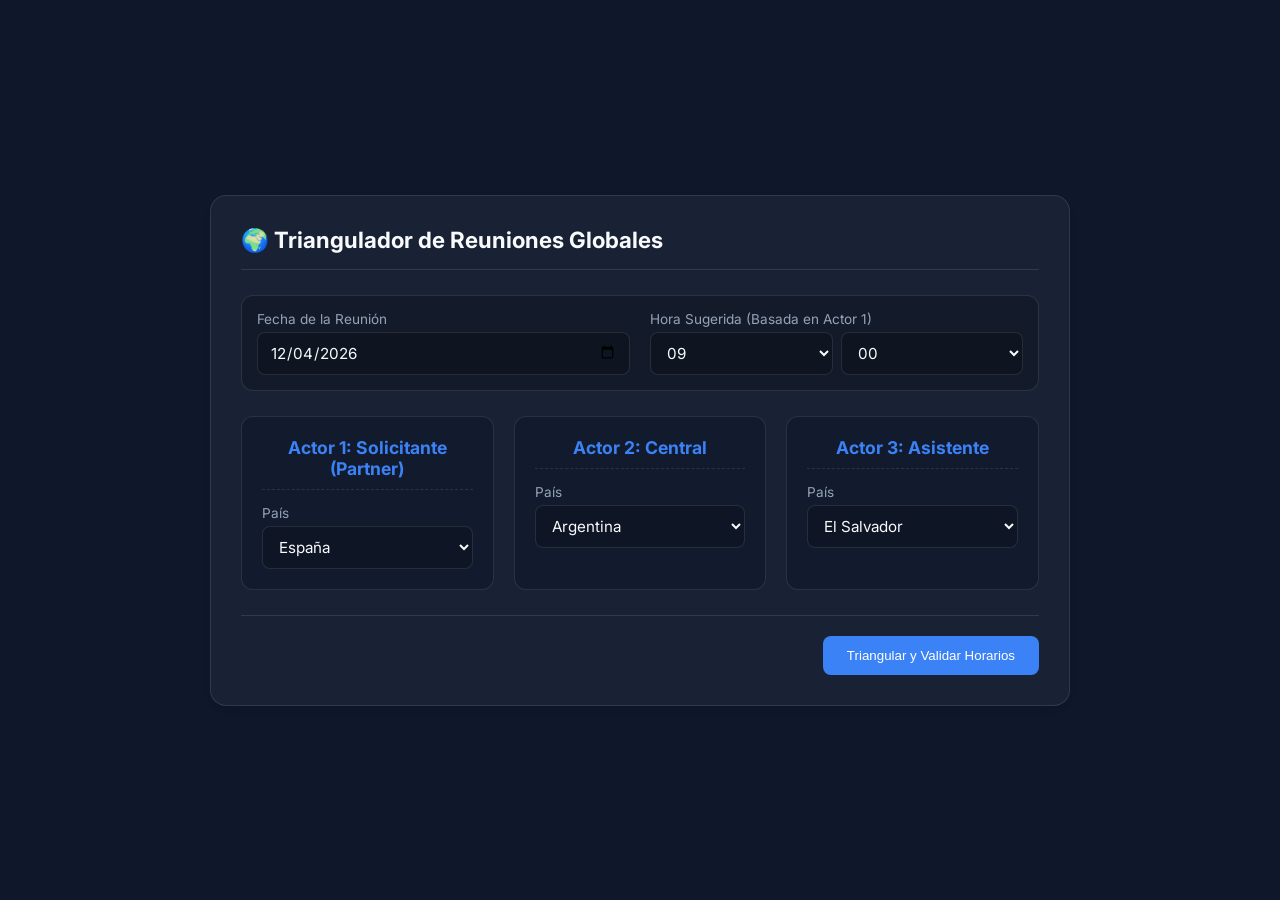
<file: index.html>
<!DOCTYPE html>
<html lang="es">
<head>
    <meta charset="UTF-8">
    <meta name="viewport" content="width=device-width, initial-scale=1.0">
    <title>CRM | Triangulador de Reuniones Multi-Zona</title>
    <link href="https://fonts.googleapis.com/css2?family=Inter:wght@400;500;600&display=swap" rel="stylesheet">
    <link rel="stylesheet" href="css/styles.css">
</head>
<body>

<div class="crm-interaction-container">
    <div class="glass-panel">
        <div class="header-section">
            <h2>🌍 Triangulador de Reuniones Globales</h2>
        </div>

        <form id="triangulatorForm">
            <!-- Controles Globales -->
            <div style="display: flex; gap: 20px; margin-bottom: 25px; background: rgba(0,0,0,0.2); padding: 15px; border-radius: 12px; border: 1px solid var(--border-color);">
                <div class="form-group" style="flex: 1;">
                    <label for="meetingDate">Fecha de la Reunión</label>
                    <input type="date" id="meetingDate" class="form-control" required>
                </div>
                <div class="form-group" style="flex: 1;">
                    <label>Hora Sugerida (Basada en Actor 1)</label>
                    <div class="time-picker-group">
                        <select id="meetingHour" class="form-control" required></select>
                        <select id="meetingMinute" class="form-control" required>
                            <option value="00">00</option>
                            <option value="15">15</option>
                            <option value="30">30</option>
                            <option value="45">45</option>
                        </select>
                    </div>
                </div>
            </div>

            <!-- Grilla de 3 Actores -->
            <div class="actors-grid">
                <!-- Actor 1: Partner (Solicitante) -->
                <div class="actor-card" id="card-actor1">
                    <h3>Actor 1: Solicitante (Partner)</h3>
                    <div class="form-group">
                        <label>País</label>
                        <select id="country1" class="form-control country-select" data-actor="1" required>
                            <option value="" disabled selected>Seleccione...</option>
                        </select>
                    </div>
                    <div class="form-group hidden" id="regionGroup1">
                        <label>Región/Estado</label>
                        <select id="region1" class="form-control region-select" data-actor="1">
                            <option value="" disabled selected>Seleccione...</option>
                        </select>
                    </div>
                </div>

                <!-- Actor 2: Central (Nosotros) -->
                <div class="actor-card" id="card-actor2">
                    <h3>Actor 2: Central</h3>
                    <div class="form-group">
                        <label>País</label>
                        <select id="country2" class="form-control country-select" data-actor="2" required>
                            <option value="" disabled selected>Seleccione...</option>
                        </select>
                    </div>
                    <div class="form-group hidden" id="regionGroup2">
                        <label>Región/Estado</label>
                        <select id="region2" class="form-control region-select" data-actor="2">
                            <option value="" disabled selected>Seleccione...</option>
                        </select>
                    </div>
                </div>

                <!-- Actor 3: Cliente/Asistente -->
                <div class="actor-card" id="card-actor3">
                    <h3>Actor 3: Asistente</h3>
                    <div class="form-group">
                        <label>País</label>
                        <select id="country3" class="form-control country-select" data-actor="3" required>
                            <option value="" disabled selected>Seleccione...</option>
                        </select>
                    </div>
                    <div class="form-group hidden" id="regionGroup3">
                        <label>Región/Estado</label>
                        <select id="region3" class="form-control region-select" data-actor="3">
                            <option value="" disabled selected>Seleccione...</option>
                        </select>
                    </div>
                </div>
            </div>

            <div class="action-bar">
                <button type="submit" class="btn btn-primary">Triangular y Validar Horarios</button>
            </div>
        </form>

        <div id="resultArea" class="triangulation-result hidden">
            <!-- Resultados Dinámicos -->
        </div>
    </div>
</div>

<script type="module" src="js/app.js"></script>
</body>
</html>
</file>
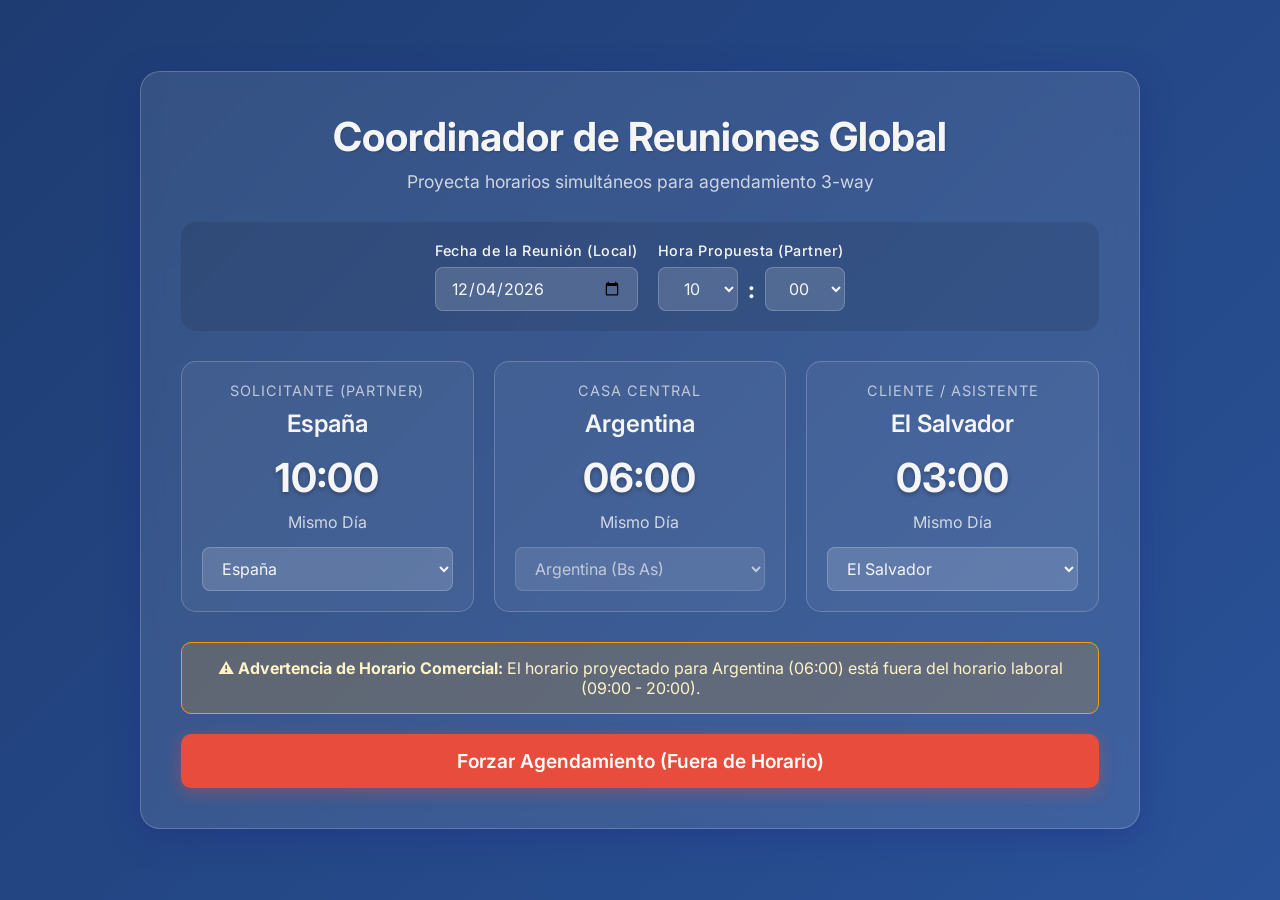
<file: crm_interaction.html>
<!DOCTYPE html>
<html lang="es">
<head>
    <meta charset="UTF-8">
    <meta name="viewport" content="width=device-width, initial-scale=1.0">
    <title>Triangulador de Reuniones - Interacción CRM</title>
    <link href="https://fonts.googleapis.com/css2?family=Inter:wght@400;500;600;700&display=swap" rel="stylesheet">
    <link rel="stylesheet" href="css/crm_interaction.css">
</head>
<body>

<div class="crm-container">
    <div class="header">
        <h1>Coordinador de Reuniones Global</h1>
        <p>Proyecta horarios simultáneos para agendamiento 3-way</p>
    </div>

    <!-- Panel de Control Principal -->
    <div class="controls-section">
        <div class="control-group">
            <label for="fecha-base">Fecha de la Reunión (Local)</label>
            <input type="date" id="fecha-base" class="glass-input">
        </div>

        <div class="control-group">
            <label>Hora Propuesta (Partner)</label>
            <div class="time-pickers">
                <!-- Horas de 1 en 1 -->
                <select id="hora-base" class="glass-input">
                    <!-- Opciones generadas por JS -->
                </select>
                <span style="font-size: 1.5rem; font-weight: bold; align-self: center;">:</span>
                <!-- Minutos de 15 en 15 -->
                <select id="minuto-base" class="glass-input">
                    <option value="00">00</option>
                    <option value="15">15</option>
                    <option value="30">30</option>
                    <option value="45">45</option>
                </select>
            </div>
        </div>
    </div>

    <!-- Grilla de Actores 3-way -->
    <div class="grid-3-col">
        
        <!-- Partner -->
        <div class="actor-card" id="card-partner">
            <div class="actor-role">Solicitante (Partner)</div>
            <div class="actor-location">España</div>
            <div class="actor-time" id="time-partner">--:--</div>
            <div class="actor-date" id="date-partner">---</div>
            <div style="margin-top: 15px;">
                <select id="sel-partner" class="glass-input" style="width: 100%;">
                    <!-- Llenado por mockDB -->
                </select>
            </div>
        </div>

        <!-- Central -->
        <div class="actor-card" id="card-central">
            <div class="actor-role">Casa Central</div>
            <div class="actor-location">Argentina</div>
            <div class="actor-time" id="time-central">--:--</div>
            <div class="actor-date" id="date-central">---</div>
            <div style="margin-top: 15px;">
                <select id="sel-central" class="glass-input" style="width: 100%;" disabled>
                    <option value="America/Argentina/Buenos_Aires" selected>Argentina (Bs As)</option>
                </select>
            </div>
        </div>

        <!-- Cliente / Asistente -->
        <div class="actor-card" id="card-cliente">
            <div class="actor-role">Cliente / Asistente</div>
            <div class="actor-location">El Salvador</div>
            <div class="actor-time" id="time-cliente">--:--</div>
            <div class="actor-date" id="date-cliente">---</div>
            <div style="margin-top: 15px;">
                <select id="sel-cliente" class="glass-input" style="width: 100%;">
                    <!-- Llenado por mockDB -->
                </select>
            </div>
        </div>

    </div>

    <!-- Soft Warning para Argentina -->
    <div id="warning-box" class="warning-box">
        <strong>⚠️ Advertencia de Horario Comercial:</strong> 
        El horario proyectado para Argentina (<span id="warn-arg-time"></span>) está fuera del horario laboral (09:00 - 20:00).
    </div>

    <!-- Botones de Acción -->
    <button id="btn-agendar" class="action-btn">Continuar al Agendamiento</button>

</div>

<!-- Scripts (Los modulos en type="module" nos permiten importar los agentes) -->
<script type="module" src="js/crm_interaction.js"></script>

</body>
</html>
</file>
<file: css/styles.css>
:root {
  --primary-color: #3b82f6; /* Azul CRM */
  --secondary-color: #10b981; /* Verde éxito */
  --warning-color: #f59e0b; /* Naranja warning blandos */
  --error-color: #ef4444; /* Rojo error duro */
  --bg-color: #0f172a; /* Fondo oscuro moderno */
  --surface-color: rgba(30, 41, 59, 0.7);
  --border-color: rgba(255, 255, 255, 0.1);
  --text-primary: #f8fafc;
  --text-secondary: #94a3b8;
  --glass-shadow: 0 4px 6px -1px rgba(0, 0, 0, 0.1), 0 2px 4px -1px rgba(0, 0, 0, 0.06);
  --glass-blur: blur(16px);
}

* {
  box-sizing: border-box;
}

body {
  margin: 0;
  padding: 0;
  font-family: 'Inter', -apple-system, BlinkMacSystemFont, "Segoe UI", Roboto, sans-serif;
  background-color: var(--bg-color);
  color: var(--text-primary);
  display: flex;
  justify-content: center;
  align-items: center;
  min-height: 100vh;
}

.crm-interaction-container {
  width: 100%;
  max-width: 900px;
  padding: 20px;
}

.glass-panel {
  background: var(--surface-color);
  border-radius: 16px;
  border: 1px solid var(--border-color);
  box-shadow: var(--glass-shadow);
  backdrop-filter: var(--glass-blur);
  -webkit-backdrop-filter: var(--glass-blur);
  padding: 30px;
}

.header-section {
  display: flex;
  justify-content: space-between;
  align-items: center;
  margin-bottom: 25px;
  border-bottom: 1px solid var(--border-color);
  padding-bottom: 15px;
}

.header-section h2 {
  margin: 0;
  font-size: 1.4rem;
  color: var(--text-primary);
  display: flex;
  align-items: center;
  gap: 10px;
}

/* Grilla de 3 Actores */
.actors-grid {
  display: grid;
  grid-template-columns: repeat(3, 1fr);
  gap: 20px;
  margin-bottom: 25px;
}

.actor-card {
  background: rgba(15, 23, 42, 0.6);
  border: 1px solid var(--border-color);
  border-radius: 12px;
  padding: 20px;
  display: flex;
  flex-direction: column;
  gap: 15px;
}

.actor-card h3 {
  margin: 0;
  font-size: 1.1rem;
  color: var(--primary-color);
  text-align: center;
  padding-bottom: 10px;
  border-bottom: 1px dashed var(--border-color);
}

.form-group {
  display: flex;
  flex-direction: column;
  gap: 5px;
}

.form-group label {
  font-size: 0.85rem;
  color: var(--text-secondary);
}

.form-control {
  width: 100%;
  padding: 10px 12px;
  background: rgba(0, 0, 0, 0.2);
  border: 1px solid var(--border-color);
  border-radius: 8px;
  color: var(--text-primary);
  font-family: inherit;
  font-size: 0.95rem;
  outline: none;
  transition: all 0.2s ease;
}

.form-control:focus {
  border-color: var(--primary-color);
}

.time-picker-group {
  display: flex;
  gap: 8px;
}

.hidden {
  display: none !important;
}

/* Área de Resultados */
.triangulation-result {
  margin-top: 20px;
  padding: 20px;
  border-radius: 12px;
  background: rgba(0, 0, 0, 0.3);
  border: 1px solid var(--border-color);
  animation: fadeIn 0.4s ease-out forwards;
}

.status-indicator {
  padding-left: 15px;
  border-left: 4px solid var(--primary-color);
}

.status-indicator.warning {
  border-left-color: var(--warning-color);
}

.status-indicator.error {
  border-left-color: var(--error-color);
}

.status-indicator.success {
  border-left-color: var(--secondary-color);
}

.result-row {
  display: flex;
  justify-content: space-between;
  align-items: center;
  padding: 12px 0;
  border-bottom: 1px dashed rgba(255,255,255,0.05);
}

.result-row:last-child {
  border-bottom: none;
}

.actor-name {
  font-weight: 500;
}

.actor-time {
  font-size: 1.2rem;
  font-weight: 600;
  font-variant-numeric: tabular-nums;
}

.time-warning {
  color: var(--warning-color);
}

.time-success {
  color: var(--secondary-color);
}

.action-bar {
  display: flex;
  justify-content: flex-end;
  gap: 15px;
  margin-top: 25px;
  padding-top: 20px;
  border-top: 1px solid var(--border-color);
}

.btn {
  padding: 12px 24px;
  border-radius: 8px;
  font-weight: 500;
  cursor: pointer;
  border: none;
  transition: all 0.2s;
}

.btn-primary {
  background: var(--primary-color);
  color: white;
}

.btn-primary:hover {
  background: #2563eb;
}

.btn-primary:disabled {
  background: #334155;
  color: #94a3b8;
  cursor: not-allowed;
}

@keyframes fadeIn {
  from { opacity: 0; transform: translateY(5px); }
  to { opacity: 1; transform: translateY(0); }
}

@media (max-width: 768px) {
  .actors-grid {
    grid-template-columns: 1fr;
  }
}
</file>
<file: css/crm_interaction.css>
:root {
  --glass-bg: rgba(255, 255, 255, 0.1);
  --glass-border: rgba(255, 255, 255, 0.2);
  --glass-shadow: 0 8px 32px 0 rgba(31, 38, 135, 0.37);
  --primary-color: #4a90e2;
  --text-light: #f5f5f5;
  --text-dark: #333;
  --warning-color: #e74c3c;
  --success-color: #2ecc71;
}

* {
  box-sizing: border-box;
  margin: 0;
  padding: 0;
  font-family: 'Inter', 'Roboto', sans-serif;
}

body {
  background: linear-gradient(135deg, #1e3c72 0%, #2a5298 100%);
  min-height: 100vh;
  display: flex;
  justify-content: center;
  align-items: center;
  color: var(--text-light);
  padding: 20px;
}

.crm-container {
  background: var(--glass-bg);
  backdrop-filter: blur(10px);
  -webkit-backdrop-filter: blur(10px);
  border: 1px solid var(--glass-border);
  border-radius: 20px;
  padding: 40px;
  width: 100%;
  max-width: 1000px;
  box-shadow: var(--glass-shadow);
}

.header {
  text-align: center;
  margin-bottom: 30px;
}

.header h1 {
  font-size: 2.5rem;
  font-weight: 700;
  margin-bottom: 10px;
  text-shadow: 1px 1px 2px rgba(0,0,0,0.2);
}

.header p {
  font-size: 1.1rem;
  opacity: 0.8;
}

.controls-section {
  display: flex;
  gap: 20px;
  margin-bottom: 30px;
  flex-wrap: wrap;
  justify-content: center;
  background: rgba(0, 0, 0, 0.1);
  padding: 20px;
  border-radius: 15px;
}

.control-group {
  display: flex;
  flex-direction: column;
  gap: 8px;
}

.control-group label {
  font-size: 0.9rem;
  font-weight: 500;
  letter-spacing: 0.5px;
}

.glass-input {
  background: rgba(255, 255, 255, 0.15);
  border: 1px solid var(--glass-border);
  color: var(--text-light);
  padding: 10px 15px;
  border-radius: 8px;
  font-size: 1rem;
  outline: none;
  transition: all 0.3s ease;
}

.glass-input:focus {
  background: rgba(255, 255, 255, 0.25);
  box-shadow: 0 0 10px rgba(74, 144, 226, 0.5);
}

.glass-input option {
  background: #2a5298;
  color: white;
}

.time-pickers {
  display: flex;
  gap: 10px;
}

.time-pickers select {
  width: 80px;
  text-align: center;
}

.grid-3-col {
  display: grid;
  grid-template-columns: repeat(3, 1fr);
  gap: 20px;
}

.actor-card {
  background: rgba(255, 255, 255, 0.05);
  border: 1px solid var(--glass-border);
  border-radius: 15px;
  padding: 20px;
  text-align: center;
  transition: transform 0.3s ease, box-shadow 0.3s ease;
}

.actor-card:hover {
  transform: translateY(-5px);
  box-shadow: 0 10px 20px rgba(0,0,0,0.2);
}

.actor-role {
  font-size: 0.9rem;
  text-transform: uppercase;
  letter-spacing: 1px;
  opacity: 0.7;
  margin-bottom: 10px;
}

.actor-location {
  font-size: 1.5rem;
  font-weight: 600;
  margin-bottom: 15px;
}

.actor-time {
  font-size: 2.5rem;
  font-weight: 700;
  margin-bottom: 10px;
  text-shadow: 0 2px 4px rgba(0,0,0,0.3);
}

.actor-date {
  font-size: 1rem;
  opacity: 0.8;
}

.warning-box {
  margin-top: 30px;
  padding: 15px;
  border-radius: 10px;
  background: rgba(231, 76, 60, 0.2);
  border: 1px solid var(--warning-color);
  color: #ffcccc;
  text-align: center;
  display: none;
  animation: fadeIn 0.5s ease;
}

.action-btn {
  margin-top: 20px;
  width: 100%;
  padding: 15px;
  background: var(--primary-color);
  color: white;
  border: none;
  border-radius: 10px;
  font-size: 1.2rem;
  font-weight: 600;
  cursor: pointer;
  transition: background 0.3s ease, transform 0.1s ease;
  box-shadow: 0 4px 15px rgba(74, 144, 226, 0.4);
}

.action-btn:hover {
  background: #357abd;
}

.action-btn:active {
  transform: scale(0.98);
}

.btn-force {
  background: var(--warning-color);
  box-shadow: 0 4px 15px rgba(231, 76, 60, 0.4);
}

.btn-force:hover {
  background: #c0392b;
}

@keyframes fadeIn {
  from { opacity: 0; transform: translateY(-10px); }
  to { opacity: 1; transform: translateY(0); }
}

@media (max-width: 768px) {
  .grid-3-col {
    grid-template-columns: 1fr;
  }
  .controls-section {
    flex-direction: column;
    align-items: stretch;
  }
  .time-pickers {
    justify-content: center;
  }
}
</file>
